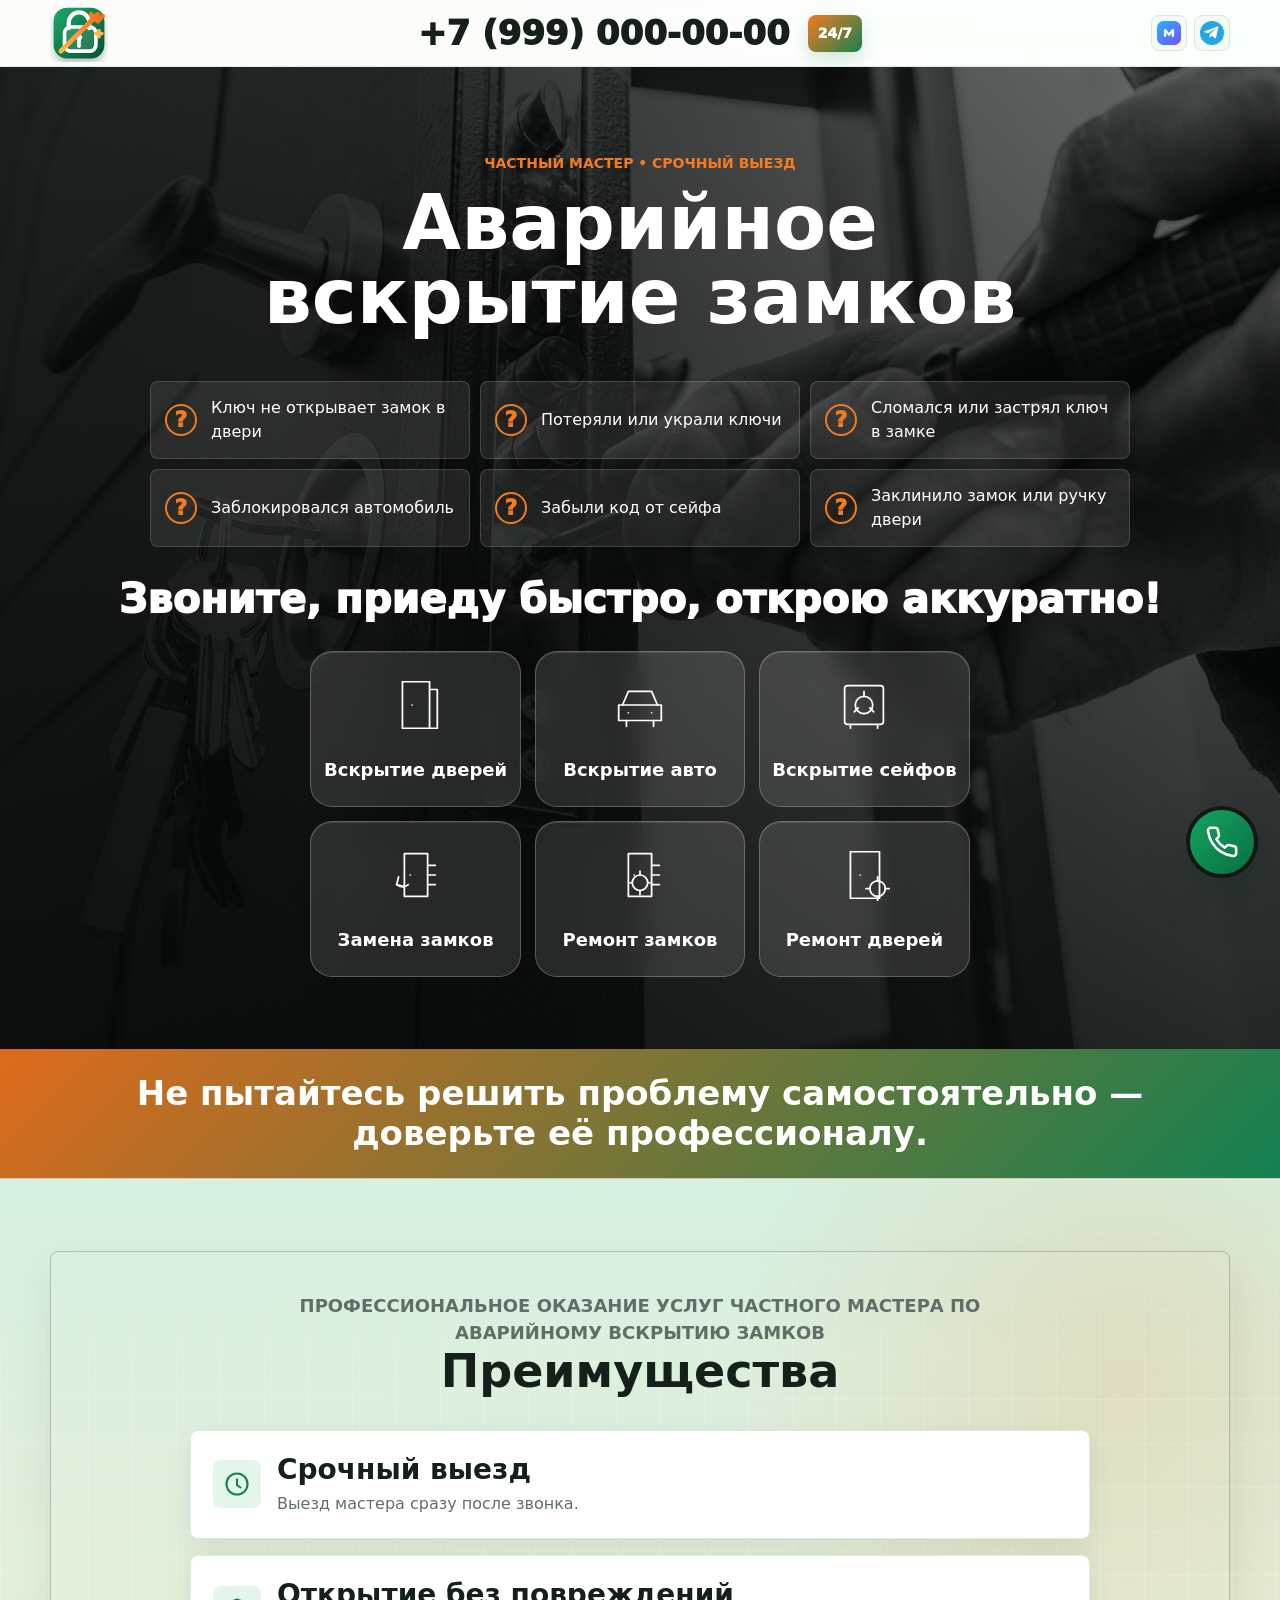
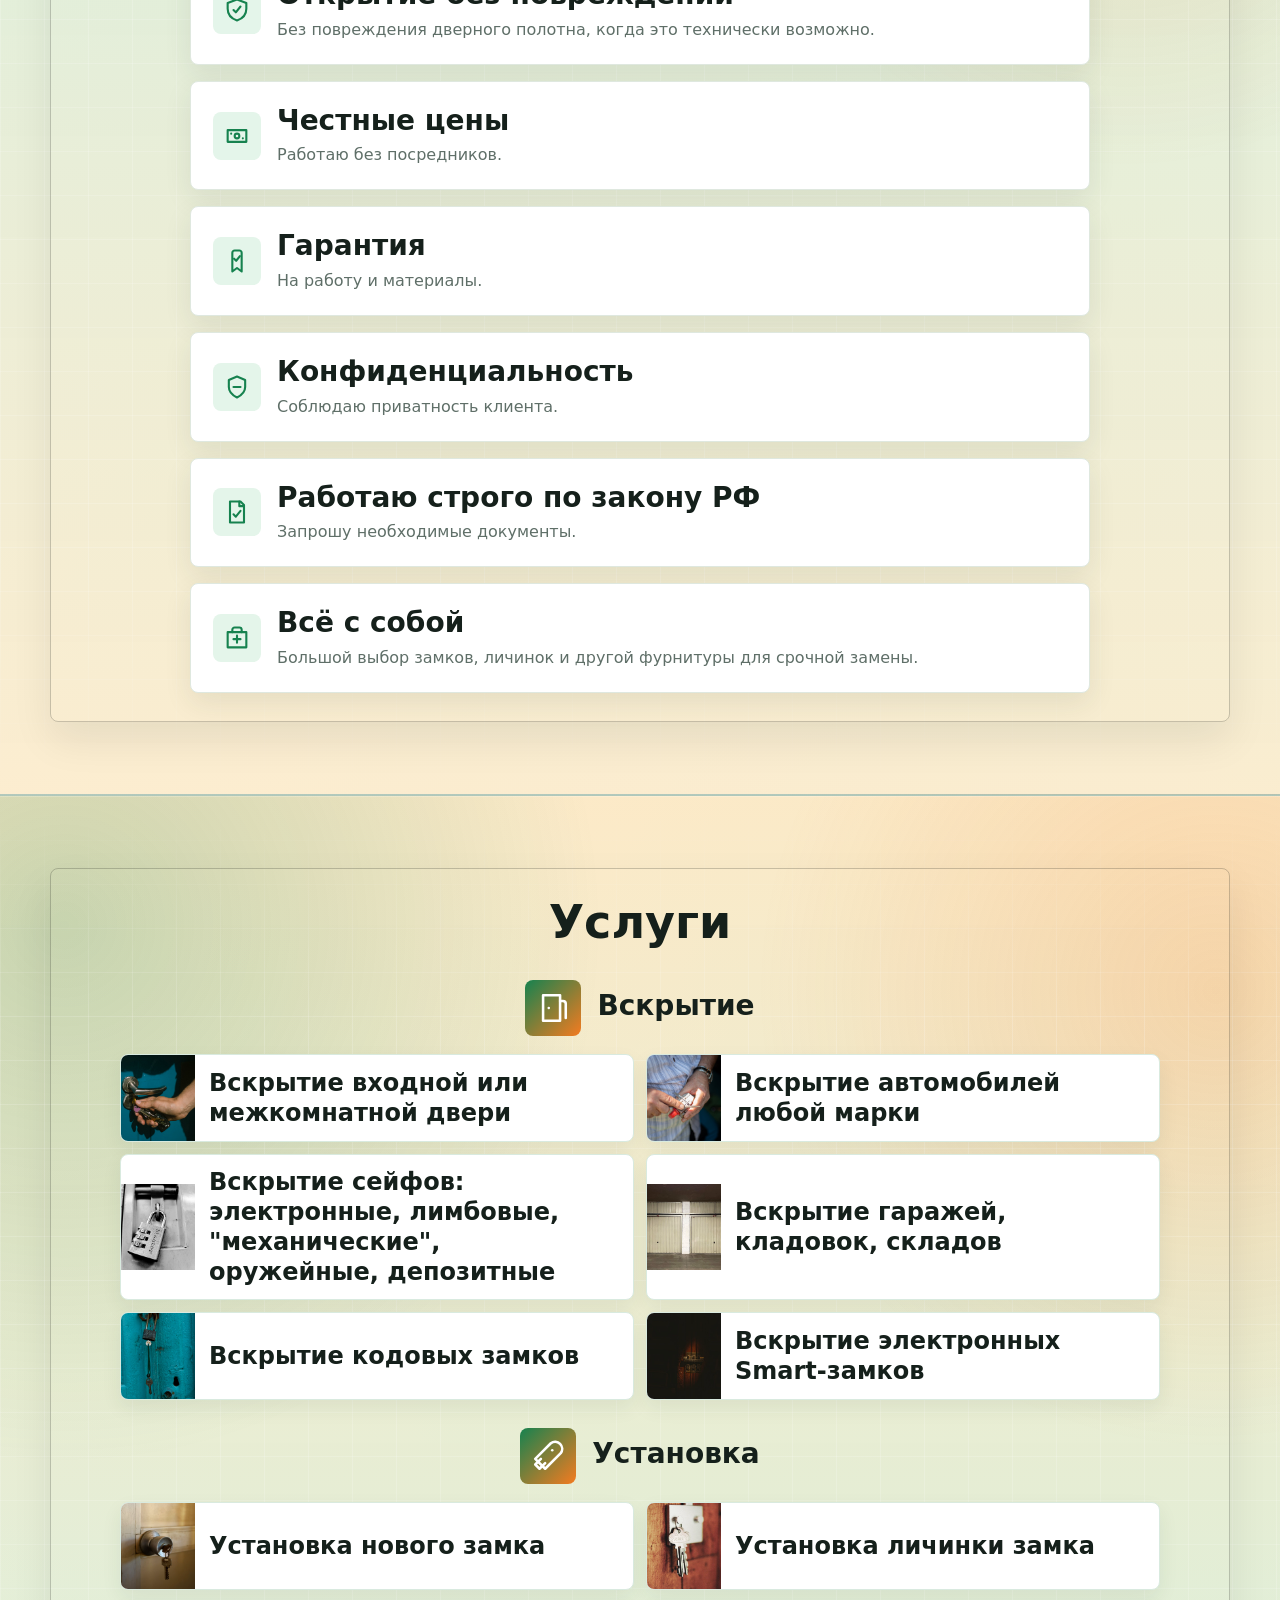
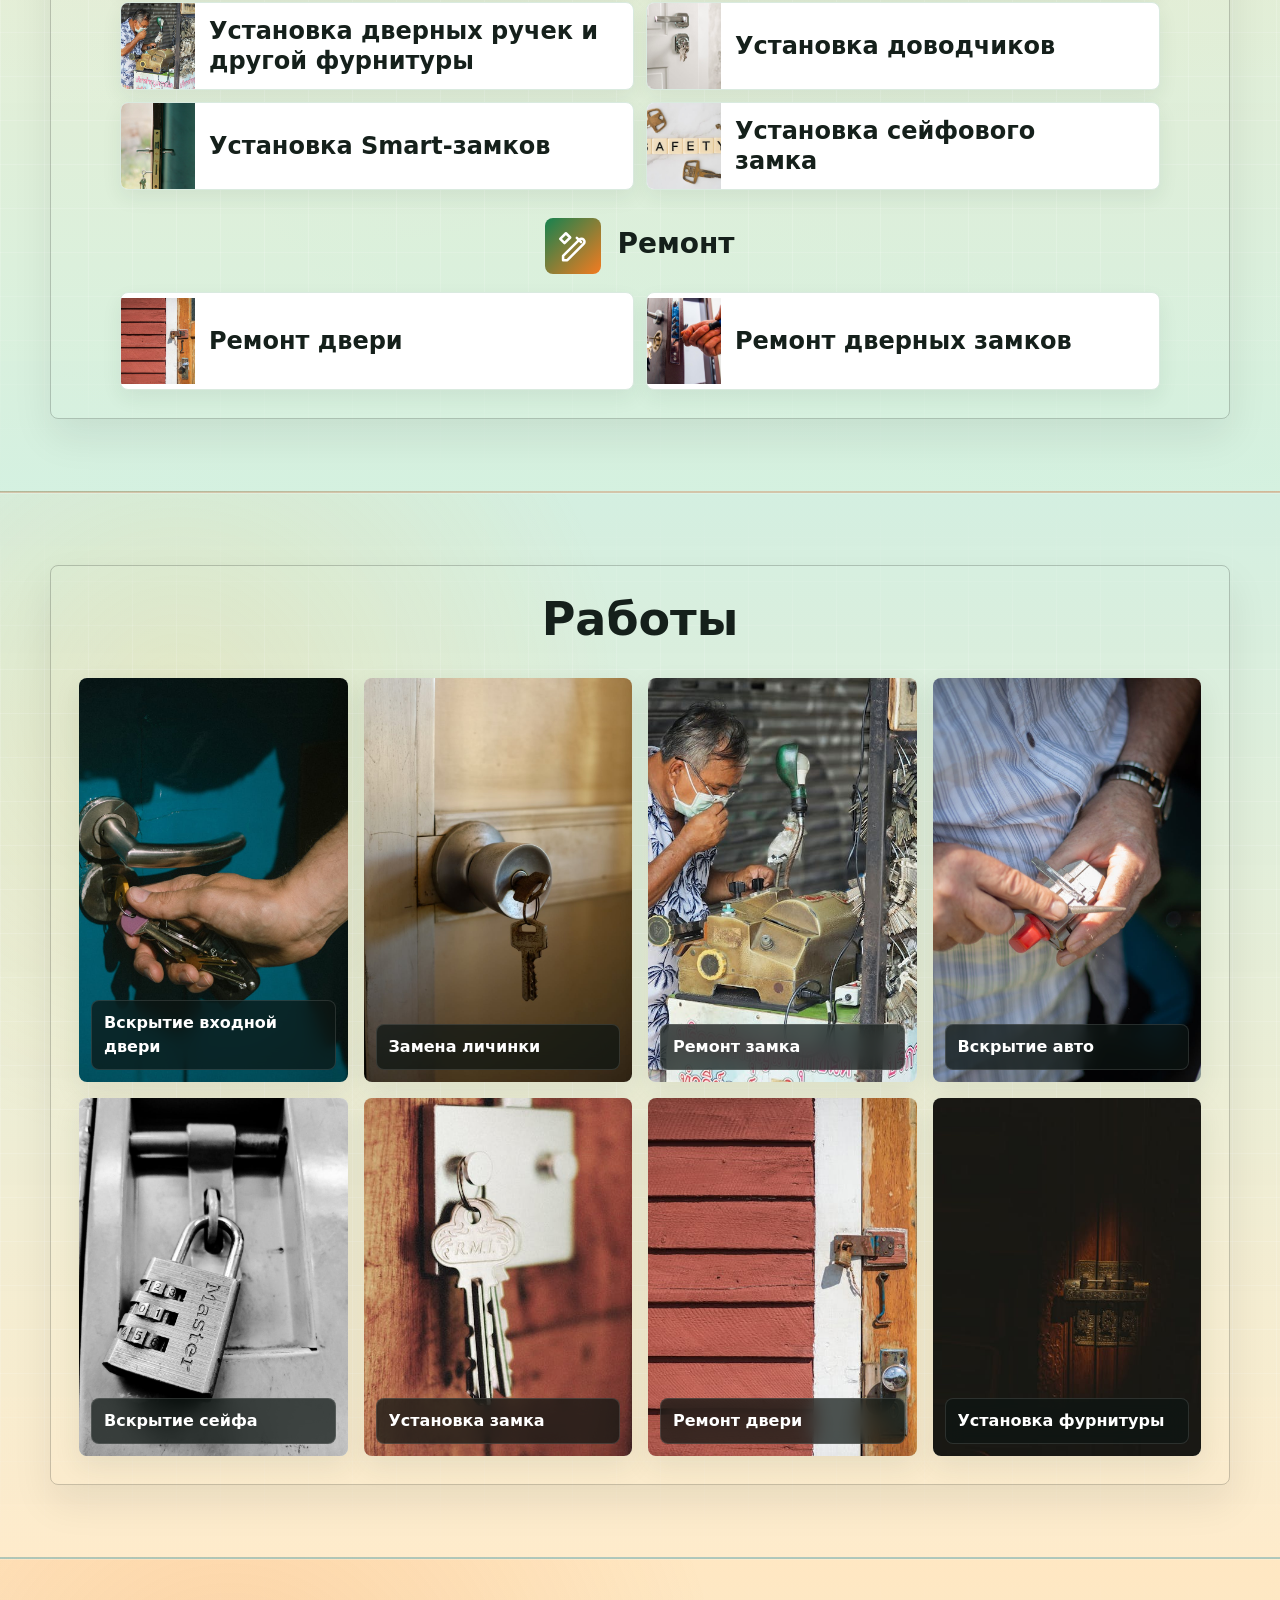
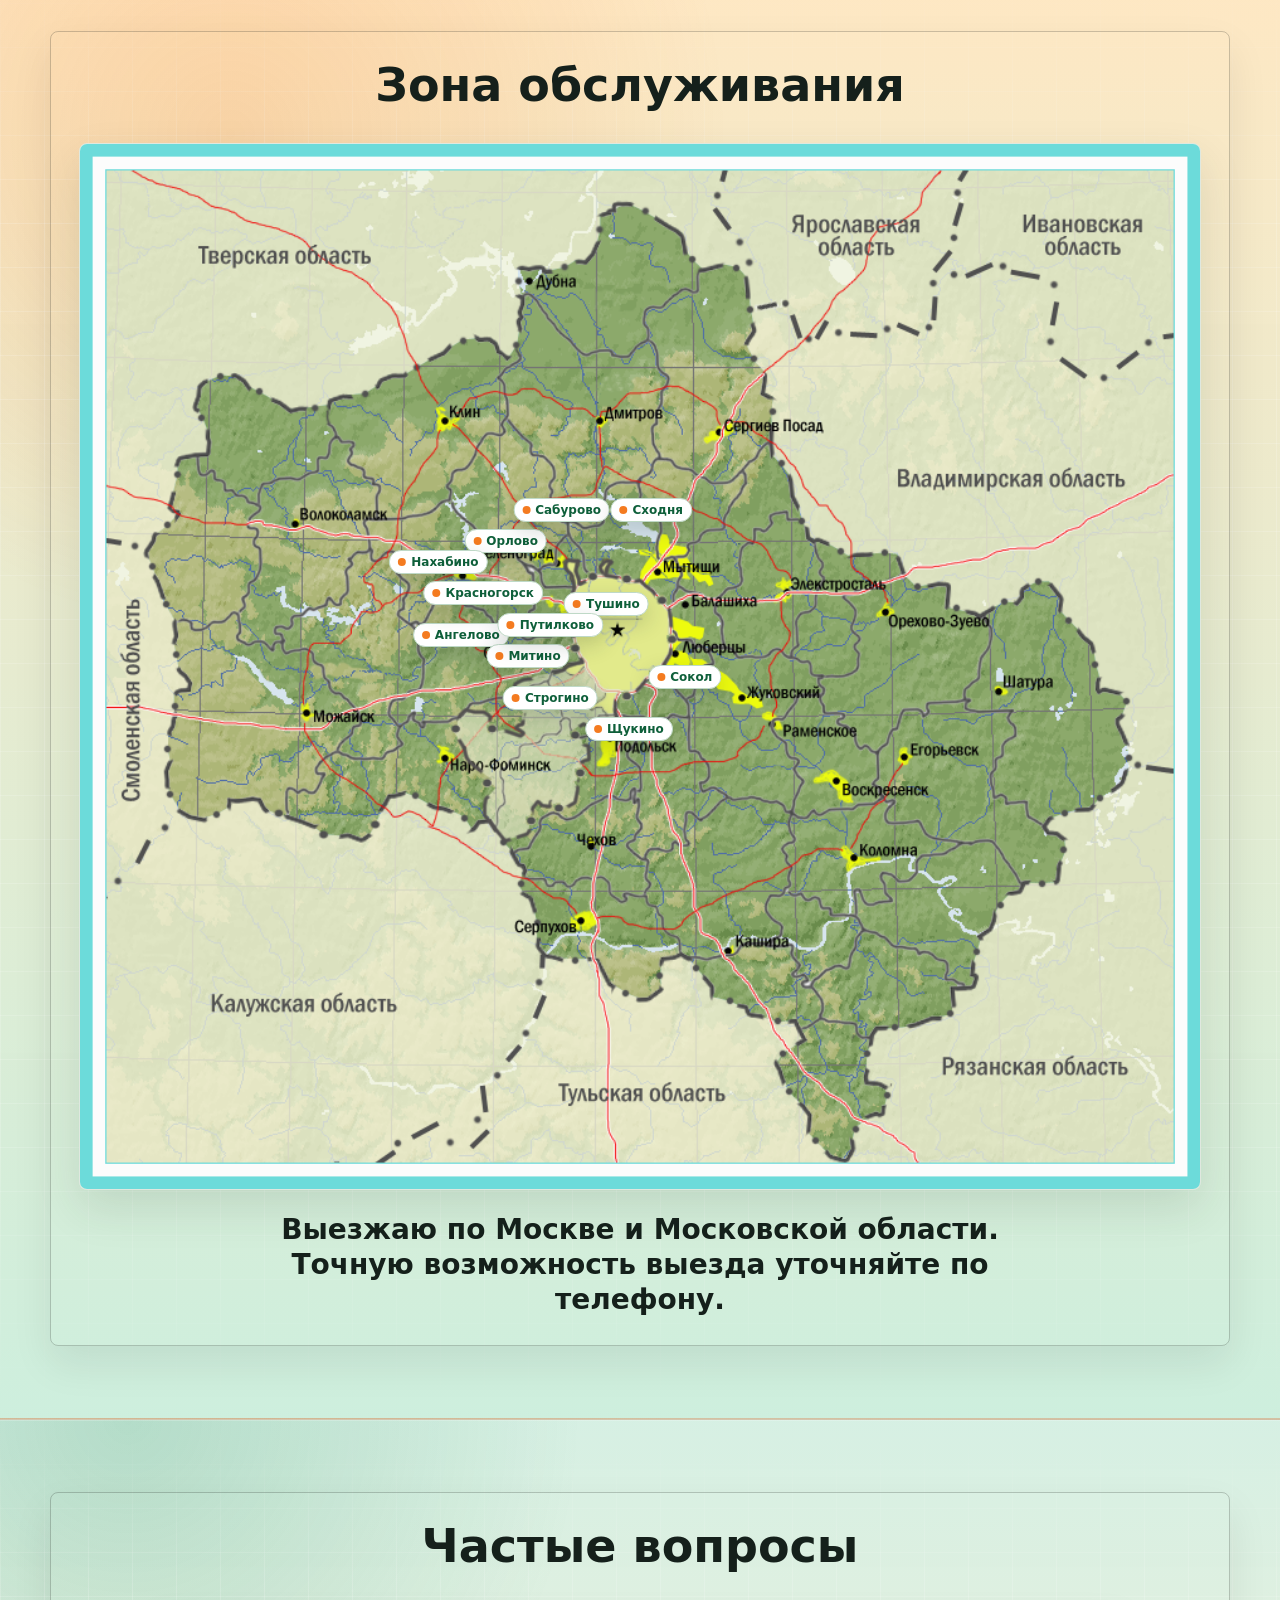
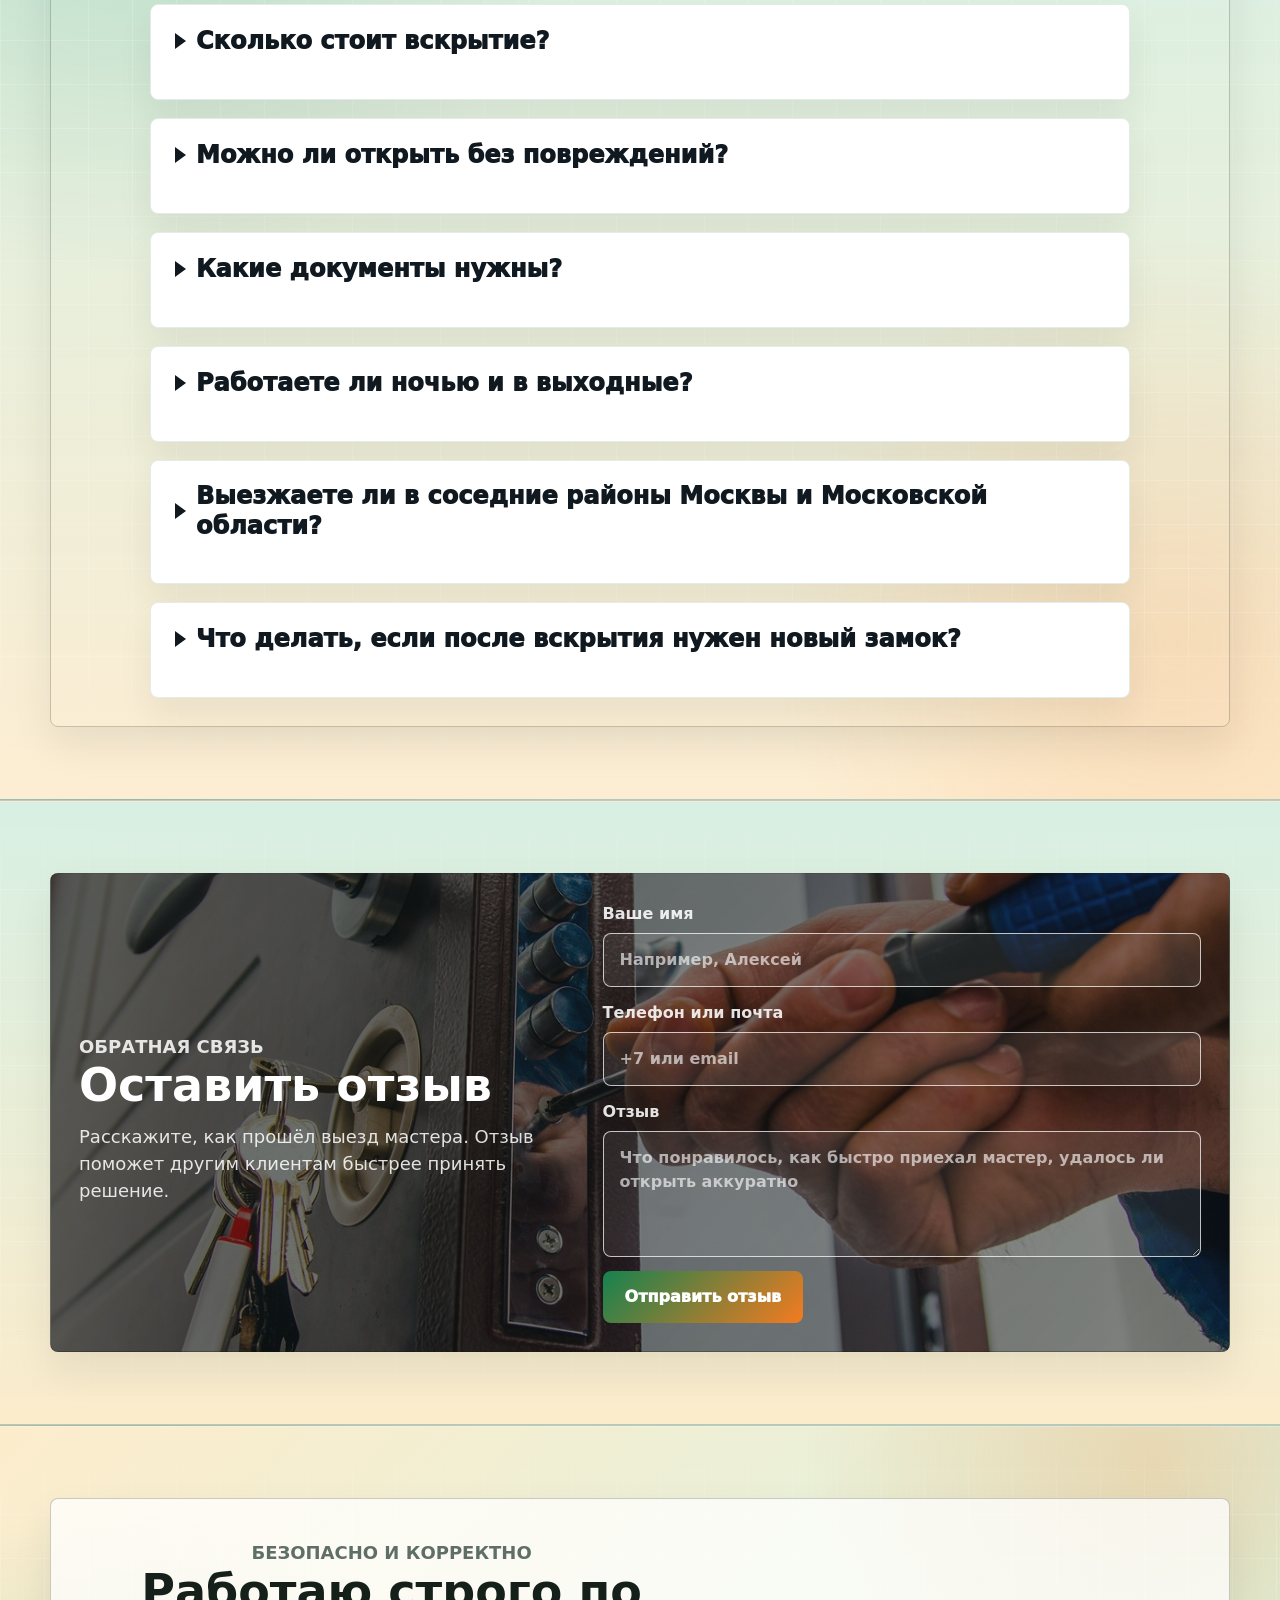
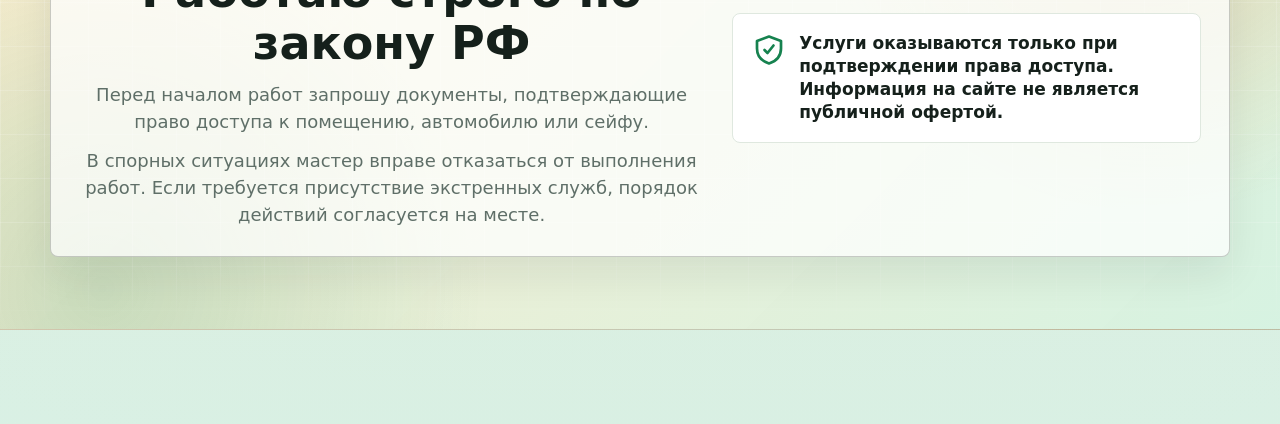
<file: index.html>
<!doctype html>
<html lang="ru">
<head>
  <meta charset="utf-8">
  <meta name="viewport" content="width=device-width, initial-scale=1">
  <title>Аварийное вскрытие замков, дверей, авто и сейфов</title>
  <meta name="description" content="Аварийное вскрытие замков, дверей, автомобилей и сейфов. Установка, замена и ремонт замков. Выезд по Москве и Московской области.">
  <meta name="robots" content="index,follow">
  <meta property="og:title" content="Аварийное вскрытие замков">
  <meta property="og:description" content="Открою дверь, автомобиль или сейф аккуратно. Установка и ремонт замков, работа строго по закону РФ.">
  <meta property="og:type" content="website">
  <meta property="og:locale" content="ru_RU">
  <link rel="icon" href="img/favicon.svg" type="image/svg+xml">
  <link rel="preload" href="img/photos/benefit-careful.jpg" as="image">
  <link rel="stylesheet" href="css/style.css">
</head>
<body>
  <a class="skip-link" href="#main">Перейти к содержимому</a>

  <header class="site-header">
    <div class="site-header__inner container">
      <a class="brand" href="#main" aria-label="Аварийное вскрытие замков">
        <span class="brand__mark" aria-hidden="true">
          <img src="img/logo-lockpick.svg" width="58" height="58" alt="">
        </span>
      </a>
      <div class="header-contact">
        <a class="header-phone js-phone-link" href="tel:+79990000000">+7 (999) 000-00-00</a>
        <span class="header-badge">24/7</span>
        <div class="header-messengers" aria-label="Мессенджеры">
          <a class="js-messenger-link" href="https://max.ru/CHANGE_ME" target="_blank" rel="noopener noreferrer" aria-label="Написать в MAX" data-messenger="max"><img src="img/icon-max.svg" alt=""></a>
          <a class="js-messenger-link" href="https://t.me/CHANGE_ME" target="_blank" rel="noopener noreferrer" aria-label="Написать в Telegram" data-messenger="telegram"><img src="img/icon-telegram.svg" alt=""></a>
        </div>
      </div>
    </div>
  </header>

  <main id="main">
    <section class="hero" id="hero">
      <div class="hero__shade"></div>
      <div class="hero__inner container">
        <div class="hero__content">
          <p class="hero__tag">Частный мастер • срочный выезд</p>
          <h1>Аварийное вскрытие замков</h1>
        </div>

        <section class="problem-panel" aria-label="Примеры проблем">
          <div class="question-grid">
            <article class="question-card">
              <span class="question-icon">?</span>
              <span>Ключ не открывает замок в двери</span>
            </article>
            <article class="question-card">
              <span class="question-icon">?</span>
              <span>Потеряли или украли ключи</span>
            </article>
            <article class="question-card">
              <span class="question-icon">?</span>
              <span>Сломался или застрял ключ в замке</span>
            </article>
            <article class="question-card">
              <span class="question-icon">?</span>
              <span>Заблокировался автомобиль</span>
            </article>
            <article class="question-card">
              <span class="question-icon">?</span>
              <span>Забыли код от сейфа</span>
            </article>
            <article class="question-card">
              <span class="question-icon">?</span>
              <span>Заклинило замок или ручку двери</span>
            </article>
          </div>
        </section>

        <p class="hero__callout">Звоните, приеду быстро, открою аккуратно!</p>

        <div class="hero-services" aria-label="Основные услуги">
          <article class="hero-service-card">
            <svg viewBox="0 0 64 64"><path d="M18 8h28v48H18z"/><path d="M46 16h8v40H46"/><path d="M28 32h.01"/></svg>
            <span>Вскрытие дверей</span>
          </article>
          <article class="hero-service-card">
            <svg viewBox="0 0 64 64"><path d="M14 32 20 18h24l6 14"/><path d="M10 32h44v16H10z"/><path d="M18 48v6M46 48v6"/><path d="M20 40h.01M44 40h.01"/></svg>
            <span>Вскрытие авто</span>
          </article>
          <article class="hero-service-card">
            <svg viewBox="0 0 64 64"><rect x="12" y="12" width="40" height="40" rx="3"/><circle cx="32" cy="32" r="9"/><path d="M32 23v-5M38 35l4 4M26 35l-4 4"/><path d="M18 52v4M46 52v4"/></svg>
            <span>Вскрытие сейфов</span>
          </article>
          <article class="hero-service-card">
            <svg viewBox="0 0 64 64"><path d="M20 10h24v44H20z"/><path d="M26 32h.01"/><path d="M44 22h8M44 32h8M44 42h8"/><path d="M12 42a9 9 0 0 0 12 0"/><path d="m12 42 2-8M12 42l8 2"/></svg>
            <span>Замена замков</span>
          </article>
          <article class="hero-service-card">
            <svg viewBox="0 0 64 64"><path d="M20 10h24v44H20z"/><path d="M26 32h.01"/><path d="M44 22h8M44 32h8M44 42h8"/><circle cx="32" cy="40" r="8"/><path d="M32 28v4M32 48v4M20 40h4M40 40h4"/></svg>
            <span>Ремонт замков</span>
          </article>
          <article class="hero-service-card">
            <svg viewBox="0 0 64 64"><path d="M18 8h30v48H18z"/><path d="M28 32h.01"/><circle cx="46" cy="46" r="8"/><path d="M46 34v4M46 54v4M34 46h4M54 46h4"/></svg>
            <span>Ремонт дверей</span>
          </article>
        </div>
      </div>
    </section>

    <section class="warning-band">
      <div class="container">
        <strong>Не пытайтесь решить проблему самостоятельно — доверьте её профессионалу.</strong>
      </div>
    </section>

    <section class="advantages section" id="advantages">
      <div class="container">
        <div class="section-head">
          <p class="section-kicker">Профессиональное оказание услуг частного мастера по аварийному вскрытию замков</p>
          <h2>Преимущества</h2>
        </div>
        <div class="advantages__grid">
          <article class="advantage-card"><svg viewBox="0 0 24 24"><path d="M12 8v5l3 2"/><circle cx="12" cy="12" r="9"/></svg><div><h3>Срочный выезд</h3><p>Выезд мастера сразу после звонка.</p></div></article>
          <article class="advantage-card"><svg viewBox="0 0 24 24"><path d="M12 3 4 6v5c0 5 3.4 8.5 8 10 4.6-1.5 8-5 8-10V6z"/><path d="m9 12 2 2 4-5"/></svg><div><h3>Открытие без повреждений</h3><p>Без повреждения дверного полотна, когда это технически возможно.</p></div></article>
          <article class="advantage-card"><svg viewBox="0 0 24 24"><path d="M4 7h16v10H4z"/><path d="M7 10h.01M17 14h.01"/><circle cx="12" cy="12" r="2"/></svg><div><h3>Честные цены</h3><p>Работаю без посредников.</p></div></article>
          <article class="advantage-card"><svg viewBox="0 0 24 24"><path d="m8 21 4-3 4 3V5a2 2 0 0 0-2-2h-4a2 2 0 0 0-2 2z"/><path d="m9.5 10 1.8 1.8 3.2-4"/></svg><div><h3>Гарантия</h3><p>На работу и материалы.</p></div></article>
          <article class="advantage-card"><svg viewBox="0 0 24 24"><path d="M12 3 5 6v6c0 4 3 7 7 9 4-2 7-5 7-9V6z"/><path d="M9 12h6"/></svg><div><h3>Конфиденциальность</h3><p>Соблюдаю приватность клиента.</p></div></article>
          <article class="advantage-card"><svg viewBox="0 0 24 24"><path d="M6 3h9l3 3v15H6z"/><path d="M14 3v4h4"/><path d="m9 14 2 2 4-5"/></svg><div><h3>Работаю строго по закону РФ</h3><p>Запрошу необходимые документы.</p></div></article>
          <article class="advantage-card advantage-card--wide"><svg viewBox="0 0 24 24"><path d="M4 7h16v13H4z"/><path d="M8 7V5a2 2 0 0 1 2-2h4a2 2 0 0 1 2 2v2"/><path d="M9 13h6M12 10v6"/></svg><div><h3>Всё с собой</h3><p>Большой выбор замков, личинок и другой фурнитуры для срочной замены.</p></div></article>
        </div>
      </div>
    </section>

    <section class="services section" id="services">
      <div class="container">
        <div class="section-head section-head--center">
          <h2>Услуги</h2>
        </div>
        <div class="service-list">
          <article class="service-group">
            <div class="service-group__head">
              <div class="service-group__icon"><svg viewBox="0 0 24 24"><path d="M5 3h12v18H5z"/><path d="M17 7h2a2 2 0 0 1 2 2v10"/><path d="M9 12h.01"/></svg></div>
              <div>
                <h3>Вскрытие</h3>
              </div>
            </div>
            <div class="service-items">
              <div class="service-item"><img src="img/photos/service-door-1.jpg" alt=""><span>Вскрытие входной или межкомнатной двери</span></div>
              <div class="service-item"><img src="img/photos/service-auto-1.jpg" alt=""><span>Вскрытие автомобилей любой марки</span></div>
              <div class="service-item"><img src="img/photos/service-safe-1.jpg" alt=""><span>Вскрытие сейфов: электронные, лимбовые, "механические", оружейные, депозитные</span></div>
              <div class="service-item"><img src="img/photos/service-garage-1.jpg" alt=""><span>Вскрытие гаражей, кладовок, складов</span></div>
              <div class="service-item"><img src="img/photos/service-room-1.jpg" alt=""><span>Вскрытие кодовых замков</span></div>
              <div class="service-item"><img src="img/photos/service-door-2.jpg" alt=""><span>Вскрытие электронных Smart-замков</span></div>
            </div>
          </article>

          <article class="service-group">
            <div class="service-group__head">
              <div class="service-group__icon"><svg viewBox="0 0 24 24"><path d="M7 14 3 18l3 3 4-4"/><path d="M14 3a5 5 0 0 1 7 7L10 21l-7-7L14 3Z"/><path d="M15 8h.01"/></svg></div>
              <div>
                <h3>Установка</h3>
              </div>
            </div>
            <div class="service-items">
              <div class="service-item"><img src="img/photos/service-cylinder-1.jpg" alt=""><span>Установка нового замка</span></div>
              <div class="service-item"><img src="img/photos/service-cylinder-2.jpg" alt=""><span>Установка личинки замка</span></div>
              <div class="service-item"><img src="img/photos/service-repair-1.jpg" alt=""><span>Установка дверных ручек и другой фурнитуры</span></div>
              <div class="service-item"><img src="img/photos/benefit-repair.jpg" alt=""><span>Установка доводчиков</span></div>
              <div class="service-item"><img src="img/photos/benefit-estimate.jpg" alt=""><span>Установка Smart-замков</span></div>
              <div class="service-item"><img src="img/photos/service-safe-2.jpg" alt=""><span>Установка сейфового замка</span></div>
            </div>
          </article>

          <article class="service-group">
            <div class="service-group__head">
              <div class="service-group__icon"><svg viewBox="0 0 24 24"><path d="m14.7 6.3 3 3"/><path d="M5 19 16.5 7.5a2.1 2.1 0 0 1 3 3L8 22H5z"/><path d="m3 7 4-4 3 3-4 4z"/></svg></div>
              <div>
                <h3>Ремонт</h3>
              </div>
            </div>
            <div class="service-items service-items--short">
              <div class="service-item"><img src="img/photos/service-repair-2.jpg" alt=""><span>Ремонт двери</span></div>
              <div class="service-item"><img src="img/photos/benefit-careful.jpg" alt=""><span>Ремонт дверных замков</span></div>
            </div>
          </article>
        </div>
      </div>
    </section>

    <section class="works section" id="works">
      <div class="container">
        <div class="section-head">
          <h2>Работы</h2>
        </div>
        <div class="works-grid">
          <figure class="work-card"><img src="img/photos/service-door-1.jpg" alt="Вскрытие входной двери" loading="lazy"><figcaption>Вскрытие входной двери</figcaption></figure>
          <figure class="work-card"><img src="img/photos/service-cylinder-1.jpg" alt="Замена личинки" loading="lazy"><figcaption>Замена личинки</figcaption></figure>
          <figure class="work-card"><img src="img/photos/service-repair-1.jpg" alt="Ремонт замка" loading="lazy"><figcaption>Ремонт замка</figcaption></figure>
          <figure class="work-card"><img src="img/photos/service-auto-1.jpg" alt="Вскрытие авто" loading="lazy"><figcaption>Вскрытие авто</figcaption></figure>
          <figure class="work-card"><img src="img/photos/service-safe-1.jpg" alt="Вскрытие сейфа" loading="lazy"><figcaption>Вскрытие сейфа</figcaption></figure>
          <figure class="work-card"><img src="img/photos/service-cylinder-2.jpg" alt="Установка замка" loading="lazy"><figcaption>Установка замка</figcaption></figure>
          <figure class="work-card"><img src="img/photos/service-repair-2.jpg" alt="Ремонт двери" loading="lazy"><figcaption>Ремонт двери</figcaption></figure>
          <figure class="work-card"><img src="img/photos/service-door-2.jpg" alt="Установка фурнитуры" loading="lazy"><figcaption>Установка фурнитуры</figcaption></figure>
        </div>
      </div>
    </section>

    <section class="area section" id="area">
      <div class="container">
        <div class="section-head section-head--center">
          <h2>Зона обслуживания</h2>
        </div>
        <div class="map-card" aria-label="Карта Московской области">
          <div class="map-card__stage">
            <img class="map-card__image" src="img/moscow-region-map.png" alt="" loading="lazy">
            <span class="map-card__pin map-card__pin--or">Орлово</span>
            <span class="map-card__pin map-card__pin--sa">Сабурово</span>
            <span class="map-card__pin map-card__pin--na">Нахабино</span>
            <span class="map-card__pin map-card__pin--an">Ангелово</span>
            <span class="map-card__pin map-card__pin--mi">Митино</span>
            <span class="map-card__pin map-card__pin--kr">Красногорск</span>
            <span class="map-card__pin map-card__pin--sh">Сходня</span>
            <span class="map-card__pin map-card__pin--st">Строгино</span>
            <span class="map-card__pin map-card__pin--sc">Щукино</span>
            <span class="map-card__pin map-card__pin--so">Сокол</span>
            <span class="map-card__pin map-card__pin--tu">Тушино</span>
            <span class="map-card__pin map-card__pin--pu">Путилково</span>
          </div>
        </div>
        <p class="area__note">Выезжаю по Москве и Московской области. Точную возможность выезда уточняйте по телефону.</p>
      </div>
    </section>

    <section class="faq section" id="faq">
      <div class="container">
        <div class="section-head">
          <h2>Частые вопросы</h2>
        </div>
        <div class="faq-list">
          <article class="faq-item">
            <button class="faq-item__question" type="button" aria-expanded="false">Сколько стоит вскрытие?</button>
            <div class="faq-item__answer" aria-hidden="true"><p>Стоимость зависит от типа замка, сложности доступа и состояния механизма. Мастер уточнит детали по телефону и согласует порядок работ до начала вскрытия.</p></div>
          </article>
          <article class="faq-item">
            <button class="faq-item__question" type="button" aria-expanded="false">Можно ли открыть без повреждений?</button>
            <div class="faq-item__answer" aria-hidden="true"><p>Во многих случаях замок удаётся открыть аккуратно. Итог зависит от конструкции, поломки и предыдущих попыток самостоятельного вскрытия.</p></div>
          </article>
          <article class="faq-item">
            <button class="faq-item__question" type="button" aria-expanded="false">Какие документы нужны?</button>
            <div class="faq-item__answer" aria-hidden="true"><p>Понадобится документ, подтверждающий право доступа: паспорт с адресом, документы на автомобиль, договор аренды или другой подходящий документ.</p></div>
          </article>
          <article class="faq-item">
            <button class="faq-item__question" type="button" aria-expanded="false">Работаете ли ночью и в выходные?</button>
            <div class="faq-item__answer" aria-hidden="true"><p>Да, выезд возможен в срочных ситуациях. Точное время прибытия зависит от адреса, дорожной ситуации и текущей загрузки мастера.</p></div>
          </article>
          <article class="faq-item">
            <button class="faq-item__question" type="button" aria-expanded="false">Выезжаете ли в соседние районы Москвы и Московской области?</button>
            <div class="faq-item__answer" aria-hidden="true"><p>Да, точную возможность лучше уточнить по телефону.</p></div>
          </article>
          <article class="faq-item">
            <button class="faq-item__question" type="button" aria-expanded="false">Что делать, если после вскрытия нужен новый замок?</button>
            <div class="faq-item__answer" aria-hidden="true"><p>Мастер оценит состояние механизма и предложит ремонт, замену личинки или установку нового замка, если это необходимо.</p></div>
          </article>
        </div>
      </div>
    </section>

    <section class="review section" id="review">
      <div class="container review__box">
        <div class="section-head review__head">
          <p class="section-kicker">Обратная связь</p>
          <h2>Оставить отзыв</h2>
          <p>Расскажите, как прошёл выезд мастера. Отзыв поможет другим клиентам быстрее принять решение.</p>
        </div>
        <form class="review-form" action="#" method="post">
          <label>
            <span>Ваше имя</span>
            <input type="text" name="review-name" placeholder="Например, Алексей">
          </label>
          <label>
            <span>Телефон или почта</span>
            <input type="text" name="review-contact" placeholder="+7 или email">
          </label>
          <label class="review-form__wide">
            <span>Отзыв</span>
            <textarea name="review-text" rows="4" placeholder="Что понравилось, как быстро приехал мастер, удалось ли открыть аккуратно"></textarea>
          </label>
          <button class="review-form__button" type="submit">Отправить отзыв</button>
        </form>
      </div>
    </section>

    <section class="law section">
      <div class="container law__box">
        <div>
          <p class="section-kicker">Безопасно и корректно</p>
          <h2>Работаю строго по закону РФ</h2>
          <p>Перед началом работ запрошу документы, подтверждающие право доступа к помещению, автомобилю или сейфу.</p>
          <p>В спорных ситуациях мастер вправе отказаться от выполнения работ. Если требуется присутствие экстренных служб, порядок действий согласуется на месте.</p>
        </div>
        <div class="law__note">
          <svg viewBox="0 0 24 24" aria-hidden="true"><path d="M12 3 4 6v5c0 5 3.4 8.5 8 10 4.6-1.5 8-5 8-10V6l-8-3Z"/><path d="m9 12 2 2 4-5"/></svg>
          <span>Услуги оказываются только при подтверждении права доступа. Информация на сайте не является публичной офертой.</span>
        </div>
      </div>
    </section>
  </main>

  <aside class="bottom-contact" aria-label="Быстрая связь">
    <a class="bottom-contact__phone js-phone-link" href="tel:+79990000000">
      <svg viewBox="0 0 24 24" aria-hidden="true"><path d="M22 16.9v3a2 2 0 0 1-2.2 2 19.8 19.8 0 0 1-8.6-3.1 19.5 19.5 0 0 1-6-6A19.8 19.8 0 0 1 2.1 4.2 2 2 0 0 1 4.1 2h3a2 2 0 0 1 2 1.7c.1 1 .4 2 .7 2.9a2 2 0 0 1-.5 2.1L8 10a16 16 0 0 0 6 6l1.3-1.3a2 2 0 0 1 2.1-.5c.9.3 1.9.6 2.9.7a2 2 0 0 1 1.7 2Z"/></svg>
    </a>
  </aside>

  <script src="js/main.js" defer></script>
</body>
</html>
</file>
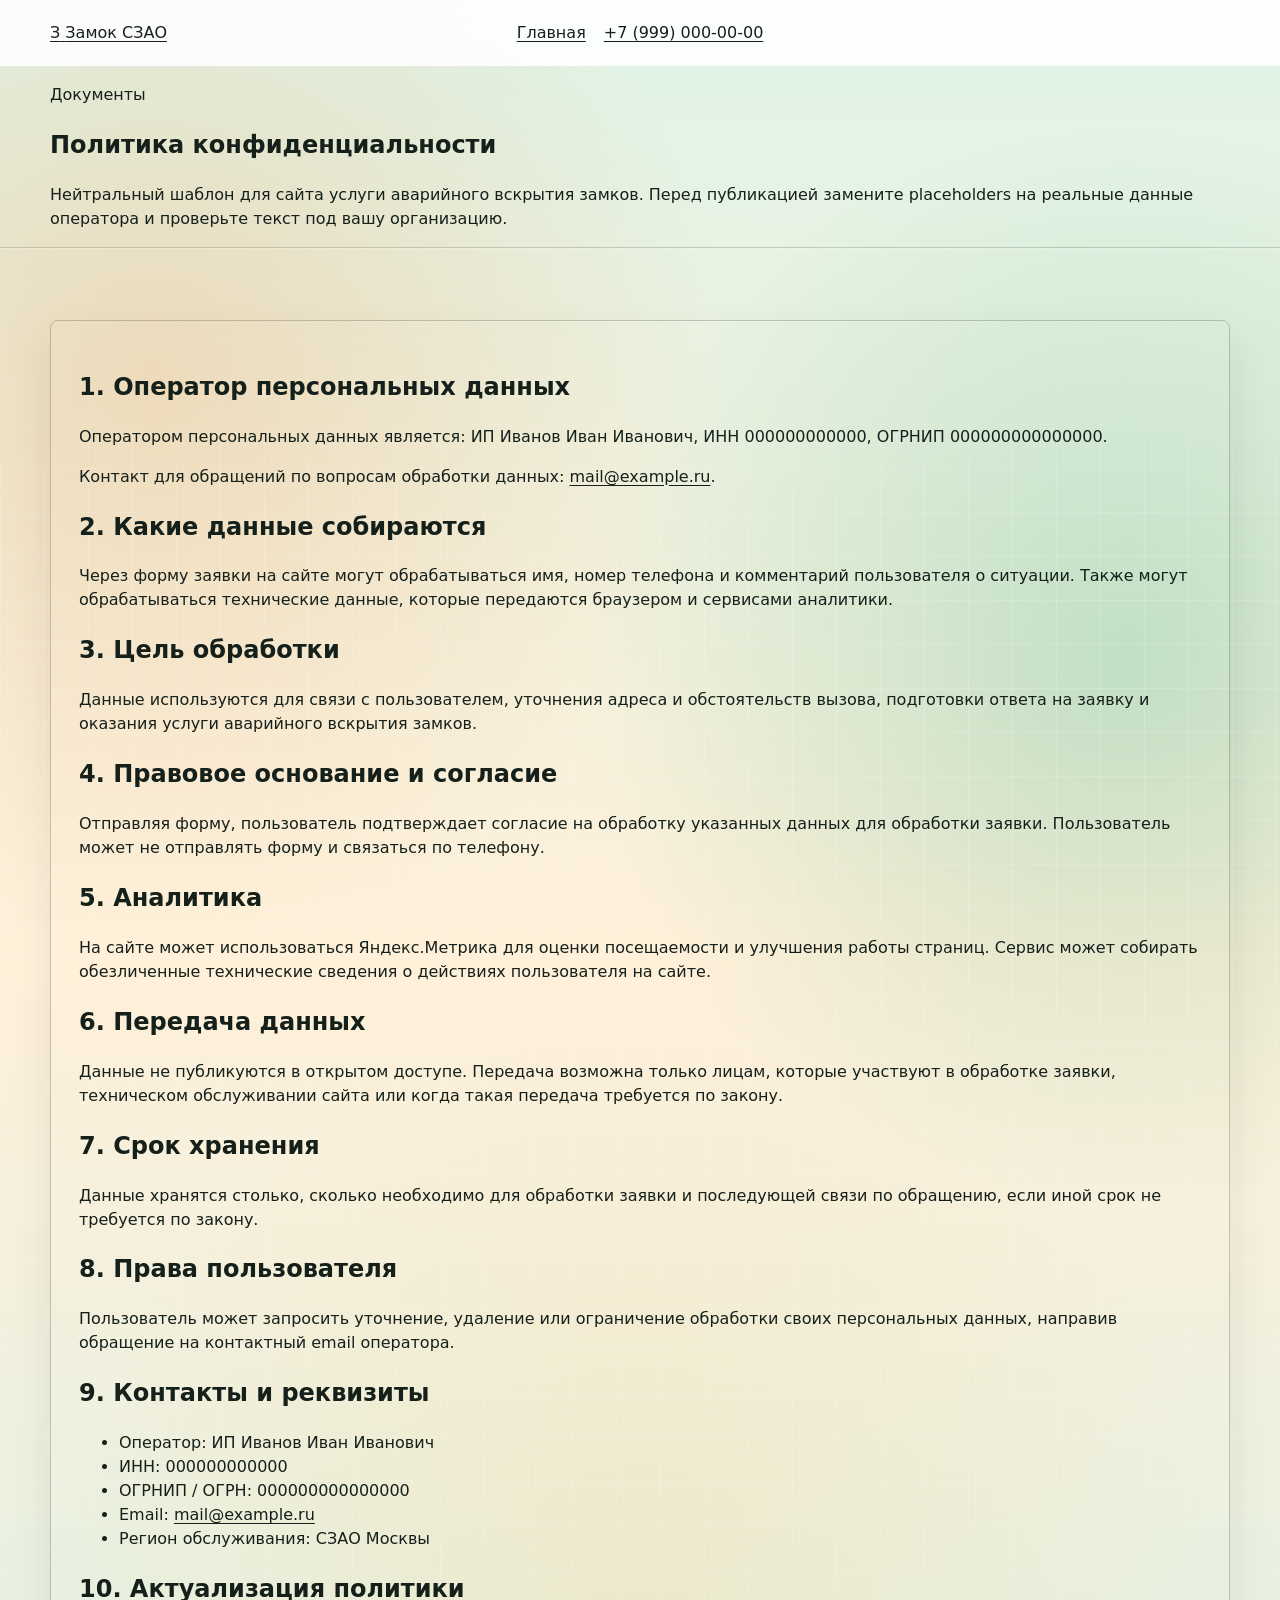
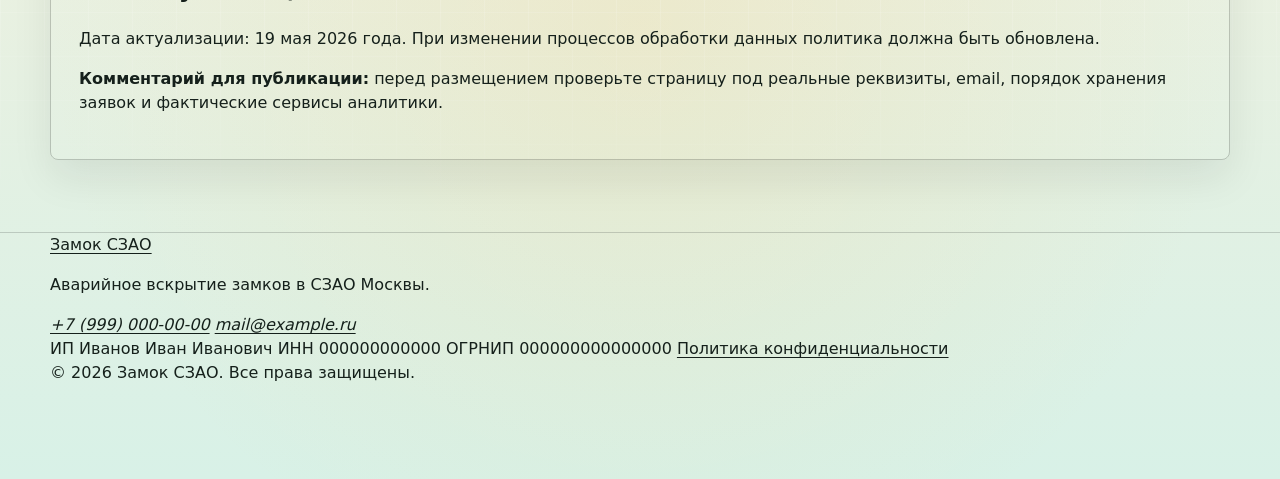
<file: privacy.html>
<!doctype html>
<html lang="ru">
<head>
  <meta charset="utf-8">
  <meta name="viewport" content="width=device-width, initial-scale=1">
  <title>Политика конфиденциальности — Замок СЗАО</title>
  <meta name="description" content="Политика конфиденциальности сайта услуги аварийного вскрытия замков в СЗАО Москвы.">
  <!-- При необходимости можно заменить на index,follow после проверки юристом -->
  <meta name="robots" content="noindex,follow">
  <!-- CHANGE_ME: замените example.ru на реальный домен сайта -->
  <link rel="canonical" href="https://example.ru/privacy.html">
  <meta property="og:title" content="Политика конфиденциальности — Замок СЗАО">
  <meta property="og:description" content="Как обрабатываются данные пользователей формы заявки.">
  <meta property="og:type" content="website">
  <meta property="og:locale" content="ru_RU">
  <link rel="icon" href="img/favicon.svg" type="image/svg+xml">
  <link rel="stylesheet" href="css/style.css">

  <!-- CHANGE_ME: вставьте реальный ID счетчика Яндекс.Метрики вместо 00000000 -->
  <script>
    (function(m,e,t,r,i,k,a){m[i]=m[i]||function(){(m[i].a=m[i].a||[]).push(arguments)};
    m[i].l=1*new Date();
    for (var j = 0; j < document.scripts.length; j++) { if (document.scripts[j].src === r) { return; } }
    k=e.createElement(t),a=e.getElementsByTagName(t)[0],k.async=1,k.src=r,a.parentNode.insertBefore(k,a)})
    (window, document, "script", "https://mc.yandex.ru/metrika/tag.js", "ym");
    ym(00000000, "init", { clickmap:true, trackLinks:true, accurateTrackBounce:true, webvisor:false });
  </script>
  <noscript><div><img src="https://mc.yandex.ru/watch/00000000" style="position:absolute; left:-9999px;" alt=""></div></noscript>
</head>
<body>
  <a class="skip-link" href="#main">Перейти к содержимому</a>

  <header class="site-header">
    <div class="site-header__inner container">
      <a class="site-header__logo" href="/">
        <span class="site-header__logo-mark">З</span>
        <span class="site-header__logo-text">Замок СЗАО</span>
      </a>
      <nav class="site-header__nav" aria-label="Основная навигация">
        <a class="site-header__nav-link" href="/">Главная</a>
      </nav>
      <div class="site-header__actions">
        <a class="site-header__phone js-phone-link" href="tel:+79990000000">+7 (999) 000-00-00</a>
      </div>
    </div>
  </header>

  <main class="privacy" id="main">
    <section class="privacy__hero">
      <div class="container">
        <p class="section__eyebrow">Документы</p>
        <h1 class="privacy__title">Политика конфиденциальности</h1>
        <p class="privacy__lead">Нейтральный шаблон для сайта услуги аварийного вскрытия замков. Перед публикацией замените placeholders на реальные данные оператора и проверьте текст под вашу организацию.</p>
      </div>
    </section>

    <section class="privacy__content section">
      <div class="container privacy__container">
        <article class="privacy__article">
          <h2>1. Оператор персональных данных</h2>
          <p><!-- CHANGE_ME: вставьте полное наименование оператора --> Оператором персональных данных является: ИП Иванов Иван Иванович, ИНН 000000000000, ОГРНИП 000000000000000.</p>
          <p>Контакт для обращений по вопросам обработки данных: <a href="mailto:mail@example.ru">mail@example.ru</a>.</p>

          <h2>2. Какие данные собираются</h2>
          <p>Через форму заявки на сайте могут обрабатываться имя, номер телефона и комментарий пользователя о ситуации. Также могут обрабатываться технические данные, которые передаются браузером и сервисами аналитики.</p>

          <h2>3. Цель обработки</h2>
          <p>Данные используются для связи с пользователем, уточнения адреса и обстоятельств вызова, подготовки ответа на заявку и оказания услуги аварийного вскрытия замков.</p>

          <h2>4. Правовое основание и согласие</h2>
          <p>Отправляя форму, пользователь подтверждает согласие на обработку указанных данных для обработки заявки. Пользователь может не отправлять форму и связаться по телефону.</p>

          <h2>5. Аналитика</h2>
          <p>На сайте может использоваться Яндекс.Метрика для оценки посещаемости и улучшения работы страниц. Сервис может собирать обезличенные технические сведения о действиях пользователя на сайте.</p>

          <h2>6. Передача данных</h2>
          <p>Данные не публикуются в открытом доступе. Передача возможна только лицам, которые участвуют в обработке заявки, техническом обслуживании сайта или когда такая передача требуется по закону.</p>

          <h2>7. Срок хранения</h2>
          <p><!-- CHANGE_ME: уточните фактический срок хранения заявок --> Данные хранятся столько, сколько необходимо для обработки заявки и последующей связи по обращению, если иной срок не требуется по закону.</p>

          <h2>8. Права пользователя</h2>
          <p>Пользователь может запросить уточнение, удаление или ограничение обработки своих персональных данных, направив обращение на контактный email оператора.</p>

          <h2>9. Контакты и реквизиты</h2>
          <ul>
            <li><!-- CHANGE_ME: вставьте компанию или ИП --> Оператор: ИП Иванов Иван Иванович</li>
            <li><!-- CHANGE_ME: вставьте ИНН --> ИНН: 000000000000</li>
            <li><!-- CHANGE_ME: вставьте ОГРНИП или ОГРН --> ОГРНИП / ОГРН: 000000000000000</li>
            <li><!-- CHANGE_ME: вставьте email --> Email: <a href="mailto:mail@example.ru">mail@example.ru</a></li>
            <li>Регион обслуживания: СЗАО Москвы</li>
          </ul>

          <h2>10. Актуализация политики</h2>
          <p>Дата актуализации: 19 мая 2026 года. При изменении процессов обработки данных политика должна быть обновлена.</p>
          <p><strong>Комментарий для публикации:</strong> перед размещением проверьте страницу под реальные реквизиты, email, порядок хранения заявок и фактические сервисы аналитики.</p>
        </article>
      </div>
    </section>
  </main>

  <footer class="site-footer">
    <div class="site-footer__inner container">
      <div class="site-footer__brand">
        <a class="site-footer__logo" href="/">Замок СЗАО</a>
        <p class="site-footer__text">Аварийное вскрытие замков в СЗАО Москвы.</p>
      </div>
      <address class="site-footer__contacts">
        <a class="site-footer__phone js-phone-link" href="tel:+79990000000">+7 (999) 000-00-00</a>
        <a class="site-footer__email" href="mailto:mail@example.ru">mail@example.ru</a>
      </address>
      <div class="site-footer__legal">
        <span>ИП Иванов Иван Иванович</span>
        <span>ИНН 000000000000</span>
        <span>ОГРНИП 000000000000000</span>
        <a href="privacy.html">Политика конфиденциальности</a>
      </div>
    </div>
    <div class="site-footer__bottom container">
      <span>© 2026 Замок СЗАО. Все права защищены.</span>
    </div>
  </footer>

  <script src="js/main.js" defer></script>
</body>
</html>
</file>
<file: css/style.css>
:root {
  --bg: #f6f8f4;
  --surface: #ffffff;
  --surface-soft: #fff9ef;
  --text: #15201b;
  --muted: #5f6f68;
  --line: #dfe8df;
  --green: #16824f;
  --green-dark: #0e5f3a;
  --green-soft: #e4f5ea;
  --orange: #f47b20;
  --orange-soft: #fff0df;
  --shadow: 0 18px 45px rgba(34, 54, 43, 0.12);
  --shadow-sm: 0 10px 28px rgba(34, 54, 43, 0.09);
  --radius: 8px;
  --container: 1180px;
}

* {
  box-sizing: border-box;
}

html {
  scroll-behavior: smooth;
  overflow-x: hidden;
}

body {
  margin: 0;
  overflow-x: hidden;
  color: var(--text);
  background:
    radial-gradient(circle at 12% 18%, rgba(244, 123, 32, 0.2), transparent 28%),
    radial-gradient(circle at 88% 32%, rgba(28, 166, 117, 0.24), transparent 30%),
    radial-gradient(circle at 50% 78%, rgba(255, 194, 93, 0.16), transparent 34%),
    linear-gradient(180deg, #dff4e7 0%, #fff0d9 46%, #d8f1e7 100%);
  font-family: system-ui, -apple-system, BlinkMacSystemFont, "Segoe UI", Arial, sans-serif;
  line-height: 1.5;
}

body::after {
  content: "";
  display: block;
  height: 94px;
}

img,
svg {
  display: block;
}

img {
  max-width: 100%;
}

a {
  color: inherit;
  text-underline-offset: 0.2em;
}

svg {
  fill: none;
  stroke: currentColor;
  stroke-linecap: round;
  stroke-linejoin: round;
  stroke-width: 1.8;
}

:focus-visible {
  outline: 3px solid rgba(244, 123, 32, 0.55);
  outline-offset: 3px;
}

.container {
  width: min(100% - 32px, var(--container));
  margin-inline: auto;
}

.skip-link {
  position: fixed;
  top: 12px;
  left: 12px;
  z-index: 100;
  padding: 10px 14px;
  color: #ffffff;
  background: #101714;
  border-radius: var(--radius);
  transform: translateY(-160%);
  transition: transform 0.2s ease;
}

.skip-link:focus {
  transform: translateY(0);
}

.button {
  display: inline-flex;
  align-items: center;
  justify-content: center;
  min-height: 48px;
  padding: 12px 18px;
  color: #ffffff;
  background: linear-gradient(135deg, var(--green), var(--orange));
  border-radius: var(--radius);
  box-shadow: 0 12px 24px rgba(22, 130, 79, 0.18);
  font-weight: 800;
  text-decoration: none;
  transition: transform 0.2s ease, box-shadow 0.2s ease;
}

.button:hover {
  transform: translateY(-2px);
  box-shadow: 0 18px 32px rgba(22, 130, 79, 0.24);
}

.site-header {
  position: sticky;
  top: 0;
  z-index: 30;
  background: rgba(255, 255, 255, 0.88);
  border-bottom: 1px solid rgba(223, 232, 223, 0.85);
  backdrop-filter: blur(16px);
}

.site-header__inner {
  display: grid;
  grid-template-columns: 1fr auto auto 1fr;
  align-items: center;
  min-height: 66px;
  gap: 18px;
}

.brand {
  display: inline-flex;
  align-items: center;
  justify-self: start;
  gap: 10px;
  min-width: 0;
  font-weight: 900;
  text-decoration: none;
  white-space: nowrap;
}

.brand__mark {
  display: grid;
  place-items: center;
  width: 58px;
  height: 58px;
  flex: 0 0 auto;
}

.brand__mark img {
  width: 58px;
  height: 58px;
  max-width: none;
}

.site-nav {
  display: none;
  align-items: center;
  gap: 22px;
  color: var(--muted);
  font-size: 15px;
  font-weight: 750;
}

.site-nav a {
  text-decoration: none;
}

.site-nav a:hover,
.header-phone:hover {
  color: var(--green);
}

.header-phone {
  display: flex;
  justify-content: center;
  justify-self: center;
  color: var(--text);
  font-size: clamp(24px, 3vw, 34px);
  font-weight: 950;
  text-decoration: none;
  white-space: nowrap;
}

.header-contact {
  display: contents;
  align-items: center;
  gap: 10px;
  flex: 0 0 auto;
}

.header-badge {
  justify-self: center;
  padding: 8px 10px;
  color: #ffffff;
  background: linear-gradient(135deg, var(--orange), var(--green));
  border-radius: var(--radius);
  font-size: 14px;
  font-weight: 950;
  box-shadow: 0 8px 18px rgba(22, 130, 79, 0.18);
}

.header-messengers {
  display: flex;
  align-items: center;
  justify-self: end;
  justify-content: flex-end;
  gap: 7px;
}

.header-messengers a {
  display: grid;
  place-items: center;
  width: 36px;
  height: 36px;
  background: #f4faf5;
  border: 1px solid #d6eadc;
  border-radius: var(--radius);
  transition: transform 0.2s ease, border-color 0.2s ease;
}

.header-messengers a:hover {
  transform: translateY(-1px);
  border-color: rgba(22, 130, 79, 0.45);
}

.header-messengers img {
  width: 24px;
  height: 24px;
}

.hero {
  position: relative;
  overflow: hidden;
  min-height: auto;
  padding: 78px 0 72px;
  color: #ffffff;
  background: #0f1412;
  isolation: isolate;
}

.hero::before {
  content: "";
  position: absolute;
  inset: 0;
  z-index: -3;
  background: url("../img/photos/benefit-careful.jpg") center / cover no-repeat;
  filter: grayscale(1) contrast(1.05);
  transform: scale(1.02);
}

.hero__shade {
  position: absolute;
  inset: 0;
  z-index: -2;
  background:
    linear-gradient(90deg, rgba(7, 10, 9, 0.88) 0%, rgba(7, 10, 9, 0.72) 48%, rgba(7, 10, 9, 0.46) 100%),
    linear-gradient(180deg, rgba(7, 10, 9, 0.2), rgba(7, 10, 9, 0.75));
}

.hero__inner {
  display: grid;
  gap: 28px;
  justify-items: center;
  text-align: center;
}

.hero__content {
  max-width: 850px;
  margin-inline: auto;
}

.hero__tag,
.section-kicker {
  margin: 0 0 12px;
  color: var(--orange);
  font-size: 14px;
  font-weight: 900;
  letter-spacing: 0;
  text-transform: uppercase;
}

.hero h1 {
  margin: 0;
  font-size: clamp(38px, 7vw, 76px);
  line-height: 0.98;
  letter-spacing: 0;
}

.problem-panel {
  max-width: 980px;
  margin-inline: auto;
  padding: 0;
  background: transparent;
  border: 0;
  border-radius: 0;
  backdrop-filter: none;
}

.section-head h2,
.law h2 {
  margin: 0;
  font-size: clamp(28px, 5vw, 46px);
  line-height: 1.12;
  letter-spacing: 0;
}

.question-grid {
  display: grid;
  grid-template-columns: repeat(3, minmax(0, 1fr));
  gap: 10px;
  margin-top: 18px;
}

.question-card {
  display: grid;
  grid-template-columns: 34px 1fr;
  align-items: center;
  gap: 12px;
  min-height: 72px;
  padding: 14px;
  color: #ffffff;
  background: rgba(255, 255, 255, 0.09);
  border: 1px solid rgba(255, 255, 255, 0.15);
  border-radius: var(--radius);
  text-align: left;
}

.question-icon {
  display: grid;
  place-items: center;
  width: 32px;
  height: 32px;
  color: var(--orange);
  border: 2px solid currentColor;
  border-radius: 50%;
  font-size: 22px;
  font-weight: 950;
  line-height: 1;
}

.hero__callout {
  margin: 2px 0 0;
  color: #ffffff;
  font-size: clamp(24px, 4vw, 40px);
  font-weight: 950;
  line-height: 1.14;
}

.hero-services {
  display: grid;
  grid-template-columns: repeat(3, minmax(0, 1fr));
  gap: 14px;
  justify-self: center;
}

.hero-service-card {
  display: grid;
  place-items: center;
  min-height: 156px;
  padding: 18px 12px;
  color: #ffffff;
  text-align: center;
  background: rgba(255, 255, 255, 0.12);
  border: 1px solid rgba(255, 255, 255, 0.24);
  border-radius: 22px;
  box-shadow: inset 0 1px 0 rgba(255, 255, 255, 0.12);
  backdrop-filter: blur(12px);
  transition: transform 0.22s ease, border-color 0.22s ease, background-color 0.22s ease;
}

.hero-service-card:hover {
  transform: translateY(-4px);
  background: rgba(255, 255, 255, 0.18);
  border-color: rgba(244, 123, 32, 0.72);
}

.hero-service-card svg {
  width: 62px;
  height: 62px;
  margin-bottom: 12px;
}

.hero-service-card span {
  font-size: 18px;
  font-weight: 850;
}

.warning-band {
  padding: 24px 0;
  color: #ffffff;
  background: linear-gradient(135deg, #de6a1c, #138151);
}

.warning-band strong {
  display: block;
  text-align: center;
  font-size: clamp(22px, 4vw, 34px);
  line-height: 1.2;
}

.section {
  position: relative;
  overflow: hidden;
  padding: 72px 0;
  border-block: 1px solid rgba(18, 25, 22, 0.18);
  box-shadow: inset 0 1px 0 rgba(255, 255, 255, 0.2);
}

.section::before {
  content: "";
  position: absolute;
  inset: 0;
  pointer-events: none;
  background-image:
    linear-gradient(90deg, rgba(255, 255, 255, 0.18) 1px, transparent 1px),
    linear-gradient(180deg, rgba(255, 255, 255, 0.16) 1px, transparent 1px);
  background-size: 44px 44px;
  mask-image: linear-gradient(180deg, transparent, #000 18%, #000 82%, transparent);
}

.section > .container {
  position: relative;
  z-index: 1;
  padding: 28px;
  border: 1px solid rgba(18, 25, 22, 0.22);
  border-radius: var(--radius);
  box-shadow: 0 18px 40px rgba(18, 25, 22, 0.08);
}

.section-head {
  max-width: 820px;
  margin-right: auto;
  margin-bottom: 32px;
  margin-left: auto;
  text-align: center;
}

.law {
  background:
    radial-gradient(circle at 90% 8%, rgba(244, 123, 32, 0.22), transparent 28%),
    radial-gradient(circle at 8% 92%, rgba(22, 130, 79, 0.18), transparent 30%),
    linear-gradient(135deg, rgba(255, 236, 203, 0.92) 0%, rgba(214, 243, 226, 0.94) 100%);
}

.law__box {
  display: grid;
  gap: 28px;
  align-items: center;
  padding: 28px;
  background: rgba(255, 255, 255, 0.74);
  border: 1px solid var(--line);
  border-radius: var(--radius);
  box-shadow: var(--shadow-sm);
  text-align: center;
}

.law p,
.section-head p {
  max-width: 780px;
  margin: 12px auto 0;
  color: var(--muted);
  font-size: 18px;
}

.law__note {
  display: flex;
  align-items: flex-start;
  gap: 12px;
  padding: 18px;
  background: #ffffff;
  border: 1px solid var(--line);
  border-radius: var(--radius);
  color: var(--text);
  font-size: 17px;
  font-weight: 800;
  line-height: 1.35;
  text-align: left;
}

.law__note svg {
  width: 36px;
  height: 36px;
  flex: 0 0 auto;
  color: var(--green);
}

.advantages {
  background:
    radial-gradient(circle at 88% 16%, rgba(244, 123, 32, 0.16), transparent 26%),
    linear-gradient(180deg, rgba(213, 241, 226, 0.95), rgba(255, 238, 209, 0.9));
}

.section-head--center {
  max-width: 760px;
  margin-inline: auto;
  text-align: center;
}

.section-head--center p {
  margin-inline: auto;
}

.advantages__grid {
  display: grid;
  gap: 16px;
  justify-content: center;
  max-width: 900px;
  margin-inline: auto;
}

.advantage-card {
  display: grid;
  grid-template-columns: 48px 1fr;
  align-items: center;
  gap: 16px;
  padding: 22px;
  background: var(--surface);
  border: 1px solid var(--line);
  border-radius: var(--radius);
  box-shadow: var(--shadow-sm);
  transition: transform 0.2s ease, box-shadow 0.2s ease;
}

.advantage-card:hover {
  transform: translateY(-3px);
  box-shadow: var(--shadow);
}

.advantage-card svg {
  width: 48px;
  height: 48px;
  padding: 10px;
  color: var(--green);
  background: var(--green-soft);
  border-radius: var(--radius);
}

.advantage-card h3,
.service-group h3 {
  margin: 0 0 6px;
  font-size: 28px;
  line-height: 1.2;
}

.advantage-card p {
  margin: 0;
  color: var(--muted);
}

.services {
  background:
    radial-gradient(circle at 5% 10%, rgba(22, 130, 79, 0.22), transparent 32%),
    radial-gradient(circle at 95% 15%, rgba(244, 123, 32, 0.2), transparent 28%),
    linear-gradient(180deg, rgba(255, 235, 200, 0.92), rgba(211, 241, 225, 0.94));
}

.service-list {
  display: grid;
  max-width: 1040px;
  margin-inline: auto;
  padding: 0;
  background: transparent;
  border: 0;
  border-radius: 0;
  box-shadow: none;
}

.service-group {
  padding: 0;
  background: transparent;
  border: 0;
  border-radius: 0;
  box-shadow: none;
}

.service-group + .service-group {
  margin-top: 28px;
}

.service-group__head {
  display: flex;
  align-items: center;
  justify-content: center;
  gap: 16px;
  margin-bottom: 18px;
  text-align: left;
}

.service-group__icon {
  display: grid;
  place-items: center;
  width: 56px;
  height: 56px;
  flex: 0 0 auto;
  color: #ffffff;
  background: linear-gradient(135deg, var(--green), var(--orange));
  border-radius: var(--radius);
}

.service-group__icon svg {
  width: 34px;
  height: 34px;
}

.service-items {
  display: grid;
  grid-template-columns: repeat(2, minmax(0, 1fr));
  gap: 12px;
}

.service-item {
  position: relative;
  display: grid;
  grid-template-columns: 74px 1fr;
  align-items: center;
  gap: 14px;
  min-height: 86px;
  overflow: hidden;
  color: var(--text);
  background: #ffffff;
  border: 1px solid #d9eadf;
  border-radius: var(--radius);
  box-shadow: 0 8px 20px rgba(34, 54, 43, 0.07);
  font-size: clamp(19px, 2.4vw, 24px);
  font-weight: 900;
  line-height: 1.25;
}

.service-item img {
  width: 74px;
  height: 86px;
  object-fit: cover;
  flex: 0 0 auto;
  filter: saturate(1.08) contrast(1.02);
}

.service-item span {
  padding: 12px 34px 12px 0;
}

.service-items > .service-item:last-child:nth-child(odd) {
  grid-column: 1 / -1;
  justify-self: center;
  width: calc(50% - 6px);
}

.works {
  background:
    radial-gradient(circle at 14% 20%, rgba(255, 194, 93, 0.18), transparent 32%),
    linear-gradient(180deg, rgba(210, 239, 226, 0.94), rgba(255, 235, 202, 0.9));
}

.works-grid {
  display: grid;
  gap: 16px;
}

.work-card {
  position: relative;
  overflow: hidden;
  min-height: 230px;
  margin: 0;
  background: #dfe8df;
  border-radius: var(--radius);
  box-shadow: var(--shadow-sm);
}

.work-card img {
  width: 100%;
  height: 100%;
  min-height: 230px;
  object-fit: cover;
  transition: transform 0.35s ease;
}

.work-card:hover img {
  transform: scale(1.06);
}

.work-card figcaption {
  position: absolute;
  right: 12px;
  bottom: 12px;
  left: 12px;
  padding: 10px 12px;
  color: #ffffff;
  background: rgba(13, 22, 18, 0.72);
  border: 1px solid rgba(255, 255, 255, 0.12);
  border-radius: var(--radius);
  font-weight: 850;
  backdrop-filter: blur(10px);
}

.faq {
  background:
    radial-gradient(circle at 10% 0%, rgba(22, 130, 79, 0.18), transparent 30%),
    radial-gradient(circle at 92% 84%, rgba(244, 123, 32, 0.16), transparent 28%),
    linear-gradient(180deg, rgba(213, 240, 229, 0.94) 0%, rgba(255, 238, 210, 0.9) 100%);
}

.faq .section-head {
  max-width: 760px;
}

.faq-list {
  display: grid;
  gap: 18px;
  max-width: 980px;
  margin-inline: auto;
}

.faq-item {
  overflow: hidden;
  background: #ffffff;
  border: 1px solid #e4ece8;
  border-radius: var(--radius);
  box-shadow: 0 16px 34px rgba(34, 54, 43, 0.08);
}

.faq-item__question {
  position: relative;
  display: flex;
  align-items: center;
  gap: 10px;
  min-height: 72px;
  width: 100%;
  padding: 20px 24px;
  color: #101820;
  background: transparent;
  border: 0;
  font-size: clamp(19px, 2.5vw, 24px);
  font-weight: 950;
  line-height: 1.25;
  font-family: inherit;
  text-align: left;
  cursor: pointer;
}

.faq-item__question::before {
  content: "";
  width: 0;
  height: 0;
  flex: 0 0 auto;
  border-top: 8px solid transparent;
  border-bottom: 8px solid transparent;
  border-left: 11px solid #101820;
  transition: transform 0.2s ease;
}

.faq-item.is-open .faq-item__question::before {
  transform: rotate(90deg);
}

.faq-item__answer {
  display: grid;
  grid-template-rows: 0fr;
  overflow: hidden;
  opacity: 0;
  transition: grid-template-rows 0.32s ease, opacity 0.24s ease;
}

.faq-item__answer > p {
  min-height: 0;
  overflow: hidden;
}

.faq-item.is-open .faq-item__answer {
  grid-template-rows: 1fr;
  opacity: 1;
}

.faq-item p {
  margin: 0;
  padding: 0 24px 22px 45px;
  color: var(--muted);
  font-size: 17px;
}

.review {
  background:
    linear-gradient(180deg, rgba(214, 240, 228, 0.92), rgba(255, 235, 201, 0.88));
}

.review__box {
  display: grid;
  grid-template-columns: minmax(0, 0.9fr) minmax(420px, 1.1fr);
  gap: 34px;
  align-items: center;
  background:
    linear-gradient(135deg, rgba(18, 25, 22, 0.68), rgba(18, 25, 22, 0.5)),
    url("../img/photos/benefit-careful.jpg") center / cover no-repeat;
  color: #ffffff;
}

.review__head {
  margin-bottom: 0;
  text-align: left;
}

.review__head p {
  color: rgba(255, 255, 255, 0.86);
  margin-left: 0;
}

.review-form {
  display: grid;
  gap: 14px;
}

.review-form label {
  display: grid;
  gap: 7px;
  color: rgba(255, 255, 255, 0.88);
  font-weight: 800;
}

.review-form input,
.review-form textarea {
  width: 100%;
  min-height: 54px;
  padding: 14px 16px;
  color: #ffffff;
  background: rgba(255, 255, 255, 0.08);
  border: 1px solid rgba(255, 255, 255, 0.72);
  border-radius: var(--radius);
  font: inherit;
}

.review-form textarea {
  resize: vertical;
}

.review-form input::placeholder,
.review-form textarea::placeholder {
  color: rgba(255, 255, 255, 0.62);
}

.review-form__wide {
  grid-column: 1 / -1;
}

.review-form__button {
  justify-self: start;
  min-height: 52px;
  padding: 12px 22px;
  color: #ffffff;
  background: linear-gradient(135deg, var(--green), var(--orange));
  border: 0;
  border-radius: var(--radius);
  font: inherit;
  font-weight: 950;
  cursor: pointer;
}

.area {
  background:
    radial-gradient(circle at 18% 12%, rgba(244, 123, 32, 0.2), transparent 30%),
    linear-gradient(180deg, rgba(255, 231, 193, 0.94), rgba(204, 239, 222, 0.95));
}

.map-card {
  position: relative;
  overflow: auto;
  aspect-ratio: 890 / 830;
  min-height: 0;
  background:
    linear-gradient(115deg, rgba(255, 255, 255, 0.48), rgba(255, 255, 255, 0.18)),
    linear-gradient(135deg, #dff2e5, #fff4e6);
  border: 1px solid var(--line);
  border-radius: var(--radius);
  box-shadow: var(--shadow);
}

.map-card__stage {
  position: relative;
  width: 100%;
  height: 100%;
  min-width: 100%;
  min-height: 100%;
}

.map-card__image {
  position: absolute;
  inset: 0;
  display: block;
  width: 100%;
  height: 100%;
  object-fit: contain;
  background: rgba(238, 248, 232, 0.74);
  filter: saturate(0.95) contrast(0.98);
}

.map-card__pin {
  position: absolute;
  display: inline-flex;
  align-items: center;
  gap: 5px;
  max-width: 132px;
  padding: 5px 8px;
  color: var(--green-dark);
  background: #ffffff;
  border: 1px solid #bfd9c7;
  border-radius: 999px;
  box-shadow: 0 8px 22px rgba(34, 54, 43, 0.2);
  font-size: 12px;
  line-height: 1;
  font-weight: 850;
  white-space: nowrap;
  transform: translate(-50%, -50%);
  z-index: 2;
}

.map-card__pin::before {
  content: "";
  width: 8px;
  height: 8px;
  flex: 0 0 auto;
  background: var(--orange);
  border-radius: 50%;
}

.map-card__pin--or { top: 38%; left: 38%; }
.map-card__pin--sa { top: 35%; left: 43%; }
.map-card__pin--na { top: 40%; left: 32%; }
.map-card__pin--an { top: 47%; left: 34%; }
.map-card__pin--mi { top: 49%; left: 40%; }
.map-card__pin--kr { top: 43%; left: 36%; }
.map-card__pin--sh { top: 35%; left: 51%; }
.map-card__pin--st { top: 53%; left: 42%; }
.map-card__pin--sc { top: 56%; left: 49%; }
.map-card__pin--so { top: 51%; left: 54%; }
.map-card__pin--tu { top: 44%; left: 47%; }
.map-card__pin--pu { top: 46%; left: 42%; }

.area__note {
  max-width: 820px;
  margin: 22px auto 0;
  color: var(--text);
  font-size: clamp(20px, 3vw, 28px);
  font-weight: 900;
  line-height: 1.25;
  text-align: center;
}

.bottom-contact {
  position: fixed;
  right: 22px;
  bottom: 22px;
  left: auto;
  z-index: 60;
  display: block;
  width: 72px;
  height: 72px;
  padding: 0;
  margin-inline: auto;
  background: transparent;
  border: 0;
  border-radius: 50%;
  box-shadow: 0 18px 45px rgba(8, 44, 26, 0.34);
}

.bottom-contact__phone {
  display: inline-flex;
  align-items: center;
  justify-content: center;
  width: 100%;
  height: 100%;
  padding: 0;
  color: #ffffff;
  background: linear-gradient(135deg, #16a35f, #087043);
  border: 4px solid #111713;
  border-radius: 50%;
  text-decoration: none;
}

.bottom-contact__phone svg {
  width: 34px;
  height: 34px;
  flex: 0 0 auto;
}

@media (min-width: 560px) {
  .works-grid {
    grid-template-columns: repeat(2, minmax(0, 1fr));
  }
}

@media (min-width: 768px) {
  .container {
    width: min(100% - 48px, var(--container));
  }

  .law__box {
    grid-template-columns: minmax(0, 1fr) minmax(320px, 0.75fr);
  }

  .advantages__grid {
    grid-template-columns: 1fr;
  }

  .works-grid {
    grid-template-columns: repeat(4, minmax(0, 1fr));
  }

}

@media (min-width: 1060px) {
  .hero {
    padding-top: 86px;
  }

  .hero-services {
    max-width: 760px;
  }

  .advantages__grid {
    grid-template-columns: 1fr;
  }

  .advantage-card--wide {
    grid-column: auto;
  }

  .service-items {
    grid-template-columns: repeat(2, minmax(0, 1fr));
  }

  .service-items--short .service-item {
    min-height: 98px;
  }
}

@media (max-width: 680px) {
  .container {
    width: min(100% - 20px, var(--container));
  }

  .section {
    padding: 44px 0;
  }

  .section > .container {
    padding: 14px;
  }

  .brand {
    gap: 8px;
    white-space: normal;
  }

  .site-header__inner {
    display: grid;
    grid-template-columns: 48px minmax(0, 1fr);
    align-items: center;
    min-height: 68px;
    gap: 8px;
  }

  .brand__mark {
    display: grid;
    width: 48px;
    height: 48px;
  }

  .brand__mark img {
    width: 48px;
    height: 48px;
  }

  .brand {
    position: static;
    flex: 0 0 48px;
    z-index: 2;
  }

  .header-contact {
    display: grid;
    grid-template-columns: minmax(0, 1fr) auto auto;
    align-items: center;
    gap: 5px;
    min-width: 0;
  }

  .header-phone {
    position: static;
    display: block;
    min-width: 0;
    max-width: none;
    overflow: visible;
    font-size: clamp(15px, 4.2vw, 19px);
    line-height: 1;
    text-align: center;
    white-space: nowrap;
  }

  .header-badge {
    display: grid;
    place-items: center;
    width: 40px;
    height: 38px;
    padding: 0;
    font-size: 12px;
  }

  .header-messengers {
    position: static;
    flex: 0 0 auto;
    z-index: 2;
    gap: 6px;
  }

  .header-messengers a {
    width: 38px;
    height: 38px;
  }

  .header-messengers img {
    width: 24px;
    height: 24px;
  }

  .hero {
    padding: 34px 0 40px;
  }

  .problem-panel,
  .law__box {
    padding: 18px;
  }

  .question-grid {
    grid-template-columns: repeat(2, minmax(0, 1fr));
    gap: 8px;
  }

  .question-card {
    grid-template-columns: 24px 1fr;
    gap: 7px;
    min-height: 82px;
    padding: 10px;
    font-size: 11.5px;
    line-height: 1.25;
    min-width: 0;
  }

  .question-card > span:last-child {
    min-width: 0;
    overflow-wrap: normal;
    word-break: normal;
    hyphens: none;
  }

  .question-icon {
    width: 24px;
    height: 24px;
    font-size: 16px;
  }

  .hero-services {
    grid-template-columns: repeat(3, minmax(0, 1fr));
    width: 100%;
    gap: 8px;
  }

  .hero-service-card {
    min-height: 118px;
    padding: 12px 8px;
    border-radius: 16px;
  }

  .hero-service-card svg {
    width: 44px;
    height: 44px;
    margin-bottom: 8px;
  }

  .hero-service-card span {
    font-size: 13px;
    line-height: 1.15;
  }

  .faq-list {
    gap: 14px;
  }

  .faq-item__question {
    min-height: 66px;
    padding: 18px;
  }

  .faq-item__answer > p {
    padding: 0 18px 18px 40px;
  }

  .service-list {
    padding: 0;
  }

  .review__box {
    grid-template-columns: 1fr;
    gap: 20px;
  }

  .review-form__wide {
    grid-column: auto;
  }

  .review-form__button {
    justify-self: stretch;
  }

  .service-items {
    grid-template-columns: repeat(2, minmax(0, 1fr));
    gap: 8px;
  }

  .advantages__grid {
    grid-template-columns: 1fr;
    gap: 6px;
  }

  .works-grid {
    grid-template-columns: repeat(2, minmax(0, 1fr));
    gap: 6px;
  }

  .service-item img {
    width: 52px;
    height: 74px;
    aspect-ratio: auto;
    object-fit: cover;
  }

  .service-item span {
    min-width: 0;
    padding: 7px 8px 7px 0;
    overflow-wrap: normal;
    word-break: normal;
    hyphens: none;
  }

  .service-item {
    grid-template-columns: 52px 1fr;
    align-content: center;
    gap: 7px;
    min-height: 74px;
    font-size: 11px;
    line-height: 1.18;
  }

  .service-group {
    padding: 0;
  }

  .service-group__head {
    gap: 10px;
    margin-bottom: 14px;
  }

  .service-group__icon {
    width: 44px;
    height: 44px;
  }

  .service-group__icon svg {
    width: 28px;
    height: 28px;
  }

  .advantage-card {
    grid-template-columns: 44px 1fr;
    align-items: center;
    gap: 12px;
    min-width: 0;
    padding: 16px;
    text-align: left;
  }

  .advantage-card svg {
    width: 44px;
    height: 44px;
    margin-inline: 0;
  }

  .advantage-card h3 {
    width: 100%;
    margin-bottom: 4px;
    font-size: clamp(19px, 5vw, 22px);
    line-height: 1.15;
    overflow-wrap: normal;
    word-break: normal;
    hyphens: none;
  }

  .advantage-card p {
    width: 100%;
    font-size: 15px;
    line-height: 1.3;
    overflow-wrap: normal;
    word-break: normal;
    hyphens: none;
  }

  .work-card {
    min-height: 132px;
  }

  .work-card img {
    min-height: 132px;
  }

  .work-card figcaption {
    right: 6px;
    bottom: 6px;
    left: 6px;
    padding: 7px 8px;
    font-size: 11px;
    line-height: 1.15;
  }

  .map-card {
    min-height: 0;
    aspect-ratio: 890 / 830;
  }

  .map-card__stage {
    width: 720px;
    height: 672px;
  }

  .map-card__pin {
    max-width: 118px;
    padding: 4px 6px;
    overflow: visible;
    color: var(--green-dark);
    font-size: 10px;
    line-height: 1;
    border: 1px solid #bfd9c7;
    box-shadow: 0 5px 14px rgba(34, 54, 43, 0.18);
  }

  .map-card__pin::before {
    width: 7px;
    height: 7px;
  }

  .bottom-contact {
    right: 16px;
    bottom: 16px;
    left: auto;
    width: 66px;
    height: 66px;
    max-width: none;
    padding: 0;
  }

  .bottom-contact__phone {
    min-height: 0;
    padding: 0;
  }

  body::after {
    height: 92px;
  }
}

@media (max-width: 420px) {
  .header-phone {
    font-size: 15px;
  }

  .header-badge {
    width: 36px;
    height: 36px;
    font-size: 10px;
  }

  .brand__mark {
    width: 44px;
    height: 44px;
  }

  .brand__mark img {
    width: 44px;
    height: 44px;
  }

  .site-header__inner {
    grid-template-columns: 44px minmax(0, 1fr);
    gap: 6px;
  }

  .header-messengers a {
    width: 36px;
    height: 36px;
  }

  .header-messengers {
    gap: 4px;
  }
}

@media (prefers-reduced-motion: reduce) {
  html {
    scroll-behavior: auto;
  }

  *,
  *::before,
  *::after {
    transition: none !important;
  }
}
</file>
